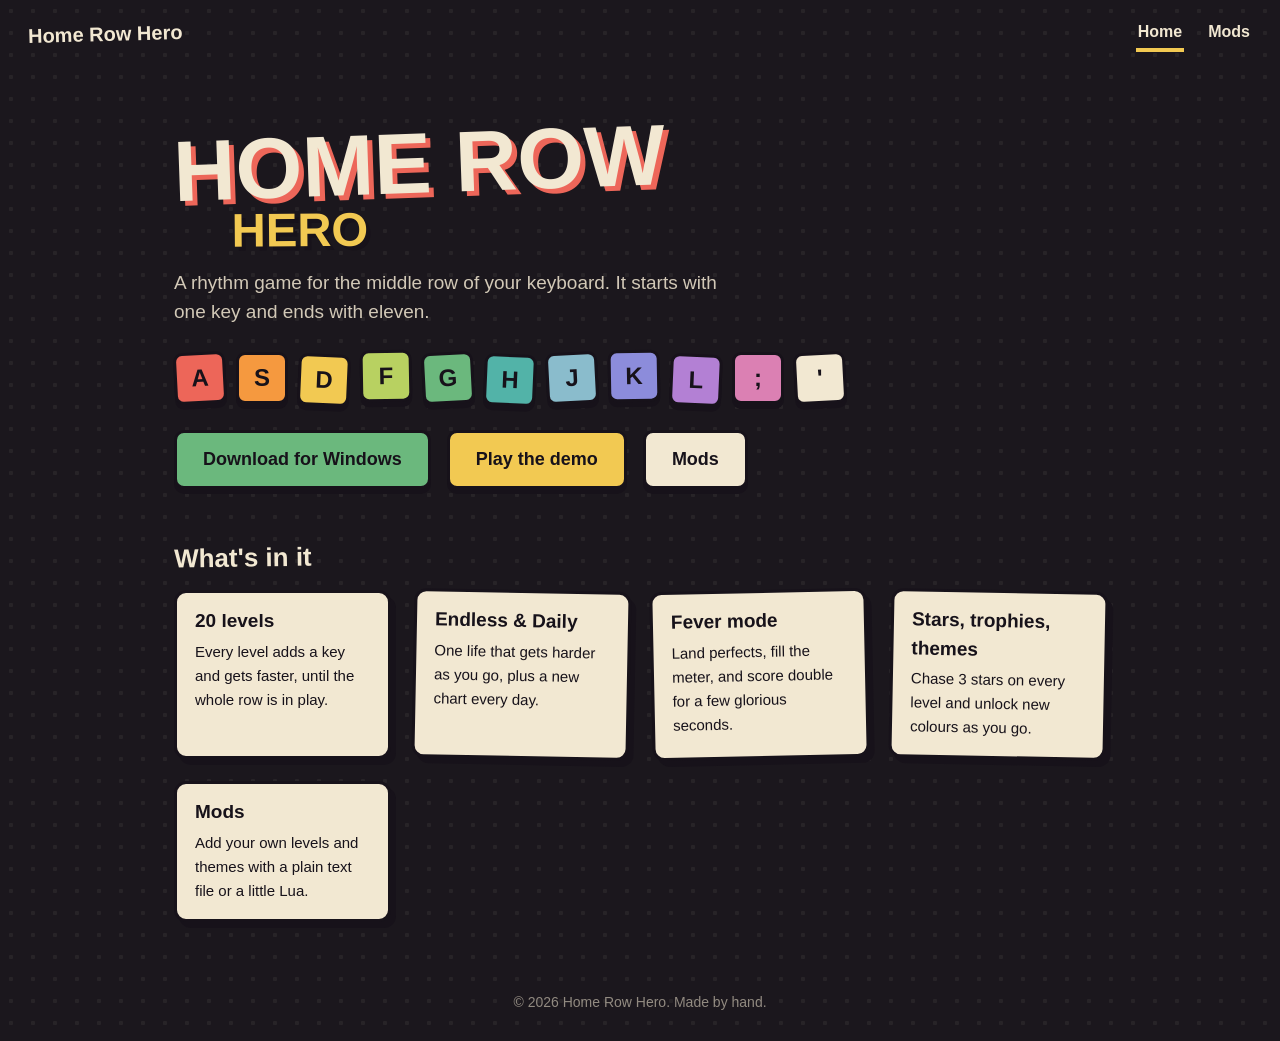
<file: index.html>
<!DOCTYPE html>
<html lang="en"><head><meta charset="utf-8"><meta name="viewport" content="width=device-width,initial-scale=1"><title>Home Row Hero</title><link rel="stylesheet" href="style.css"></head>
<body>
<nav><a class="brand" href="index.html">Home Row Hero</a><a class="l on" href="index.html">Home</a><a class="l" href="mods.html">Mods</a></nav>
<main>
<h1 class="logo">HOME ROW<small>HERO</small></h1>
<p class="tag">A rhythm game for the middle row of your keyboard. It starts with one key and ends with eleven.</p>
<div class="keys" aria-hidden="true"><span class="k" style="--c:var(--c1)">A</span><span class="k" style="--c:var(--c2)">S</span><span class="k" style="--c:var(--c3)">D</span><span class="k" style="--c:var(--c4)">F</span><span class="k" style="--c:var(--c5)">G</span><span class="k" style="--c:var(--c6)">H</span><span class="k" style="--c:var(--c7)">J</span><span class="k" style="--c:var(--c8)">K</span><span class="k" style="--c:var(--c9)">L</span><span class="k" style="--c:var(--c10)">;</span><span class="k" style="--c:var(--c11)">'</span></div>
<div class="btns">
<a class="btn" style="--c:var(--c5)" href="https://kirasone.itch.io/hkh">Download for Windows</a>
<a class="btn" style="--c:var(--c3)" href="https://kirasone.itch.io/hkh">Play the demo</a>
<a class="btn" style="--c:var(--cream)" href="mods.html">Mods</a>
</div>
<h2>What's in it</h2>
<div class="cards">
<div class="card"><b>20 levels</b><span>Every level adds a key and gets faster, until the whole row is in play.</span></div>
<div class="card"><b>Endless &amp; Daily</b><span>One life that gets harder as you go, plus a new chart every day.</span></div>
<div class="card"><b>Fever mode</b><span>Land perfects, fill the meter, and score double for a few glorious seconds.</span></div>
<div class="card"><b>Stars, trophies, themes</b><span>Chase 3 stars on every level and unlock new colours as you go.</span></div>
<div class="card"><b>Mods</b><span>Add your own levels and themes with a plain text file or a little Lua.</span></div>
</div>
</main>
<footer>&copy; 2026 Home Row Hero. Made by hand.</footer>
</body></html>
</file>
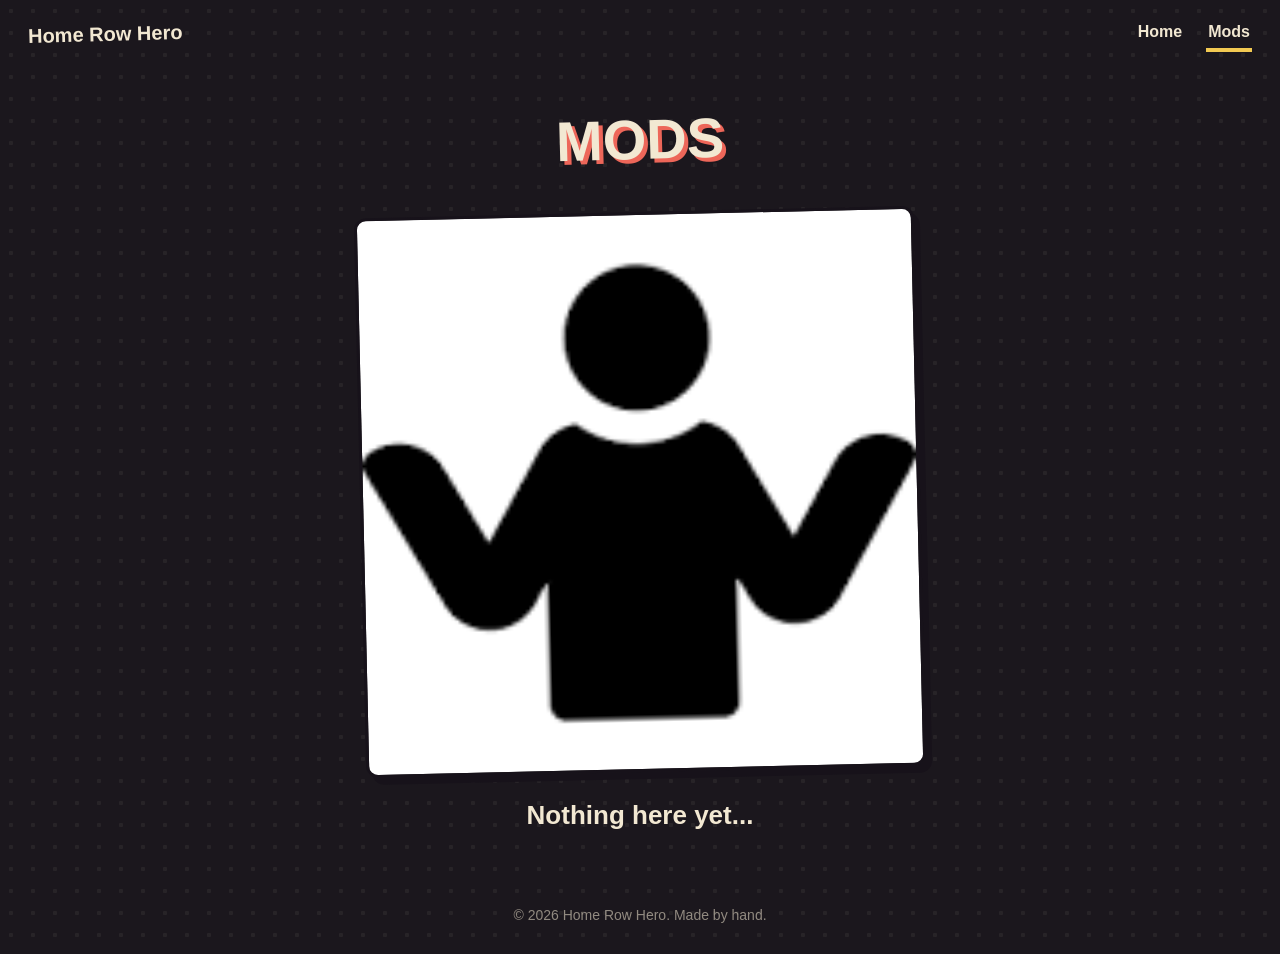
<file: mods.html>
<!DOCTYPE html>
<html lang="en"><head><meta charset="utf-8"><meta name="viewport" content="width=device-width,initial-scale=1"><title>Mods - Home Row Hero</title><link rel="stylesheet" href="style.css"></head>
<body>
<nav><a class="brand" href="index.html">Home Row Hero</a><a class="l" href="index.html">Home</a><a class="l on" href="mods.html">Mods</a></nav>
<main>
<div class="empty">
<h1>MODS</h1>
<img src="nothing.png" alt="Nothing here!" width="640" height="420">
<p>Nothing here yet...</p>
</div>
</main>
<footer>&copy; 2026 Home Row Hero. Made by hand.</footer>
</body></html>
</file>
<file: style.css>
:root{--ink:#17121a;--cream:#f2e8d2;--bg:#1b171d;--c1:#ed6659;--c2:#f5993f;--c3:#f2c952;--c4:#b8d161;--c5:#6bb87d;--c6:#52b3a8;--c7:#8abccc;--c8:#8c8cdb;--c9:#b380d4;--c10:#db80b3;--c11:#f2e8d2}
*{box-sizing:border-box}
body{margin:0;min-height:100vh;display:flex;flex-direction:column;background:var(--bg) radial-gradient(rgba(242,232,210,.06) 2px,transparent 2.5px) 0 0/22px 22px;color:var(--cream);font-family:"Trebuchet MS",Verdana,sans-serif;line-height:1.5}
a{color:var(--c3)}
nav{display:flex;align-items:center;gap:22px;padding:16px 28px;flex-wrap:wrap}
nav .brand{font-weight:900;font-size:20px;color:var(--cream);text-decoration:none;margin-right:auto;transform:rotate(-1.5deg)}
nav a.l{font-weight:700;color:var(--cream);text-decoration:none;padding:4px 2px;border-bottom:4px solid transparent}
nav a.l:hover{border-color:var(--c2)}
nav a.on{border-color:var(--c3)}
main{flex:1;width:min(980px,100%);margin:0 auto;padding:10px 24px 50px}
h1.logo{font-size:clamp(40px,9vw,86px);line-height:1;margin:34px 0 8px;font-weight:900;transform:rotate(-2deg);text-shadow:5px 5px 0 var(--c1)}
h1.logo small{display:block;font-size:.55em;color:var(--c3);margin:6px 0 0 6%;transform:rotate(1.5deg);text-shadow:4px 4px 0 var(--ink)}
.tag{font-size:19px;max-width:560px;margin:18px 0 6px;opacity:.85}
.keys{display:flex;flex-wrap:wrap;gap:10px;margin:26px 0}
.k{width:52px;height:52px;display:grid;place-items:center;font-weight:900;font-size:24px;color:var(--ink);background:var(--c);border:3px solid var(--ink);border-radius:9px;box-shadow:0 5px 0 var(--ink)}
.k:nth-child(odd){transform:rotate(-3deg)}.k:nth-child(3n){transform:rotate(2.5deg) translateY(2px)}.k:nth-child(4n){transform:rotate(-1deg) translateY(-2px)}
.btns{display:flex;flex-wrap:wrap;gap:16px;margin:26px 0 44px}
.btn{display:inline-block;padding:13px 26px;font-weight:900;font-size:18px;text-decoration:none;color:var(--ink);background:var(--c);border:3px solid var(--ink);border-radius:10px;box-shadow:0 5px 0 var(--ink);transition:transform .08s,box-shadow .08s}
.btn:hover{transform:translateY(3px);box-shadow:0 2px 0 var(--ink)}
.btn:active{transform:translateY(5px);box-shadow:0 0 0 var(--ink)}
h2{font-size:26px;margin:0 0 18px;transform:rotate(-.8deg)}
.cards{display:grid;grid-template-columns:repeat(auto-fit,minmax(215px,1fr));gap:22px}
.card{background:var(--cream);color:var(--ink);border:3px solid var(--ink);border-radius:12px;box-shadow:5px 6px 0 var(--ink);padding:14px 18px 16px}
.card:nth-child(2n){transform:rotate(1.1deg)}.card:nth-child(3n){transform:rotate(-1.2deg)}
.card b{display:block;font-size:19px;margin-bottom:4px}
.card span{font-size:15px}
.empty{text-align:center;margin-top:20px}
.empty h1{font-size:clamp(34px,7vw,56px);margin:10px 0;transform:rotate(-1.5deg);text-shadow:4px 4px 0 var(--c1)}
.empty img{display:block;margin:30px auto 24px;width:min(560px,100%);height:auto;border:3px solid var(--ink);border-radius:12px;box-shadow:6px 7px 0 var(--ink);transform:rotate(-1.3deg)}
.empty p{font-size:26px;font-weight:700;margin:0}
footer{padding:20px 28px 28px;font-size:14px;opacity:.55;text-align:center}
@media(max-width:560px){nav{gap:14px;padding:12px 16px}main{padding:6px 16px 40px}.k{width:44px;height:44px;font-size:20px}}
</file>
